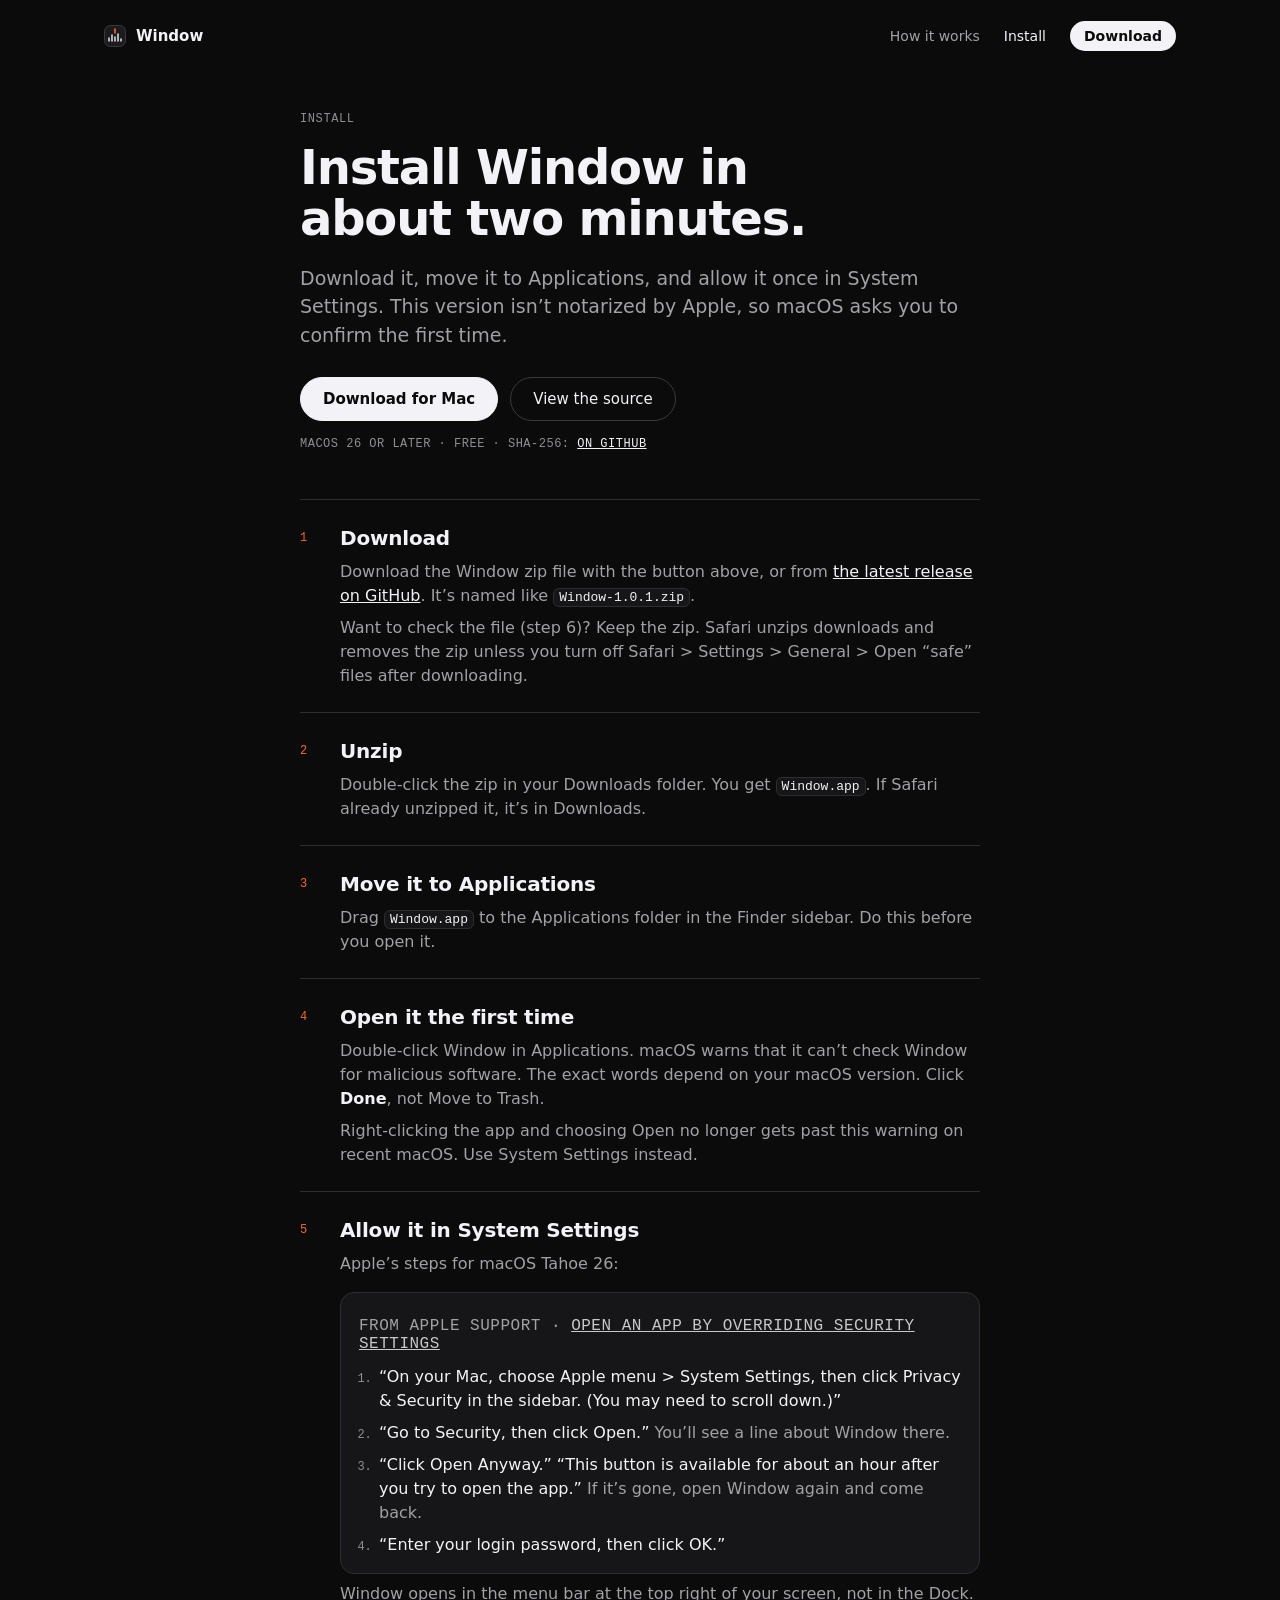
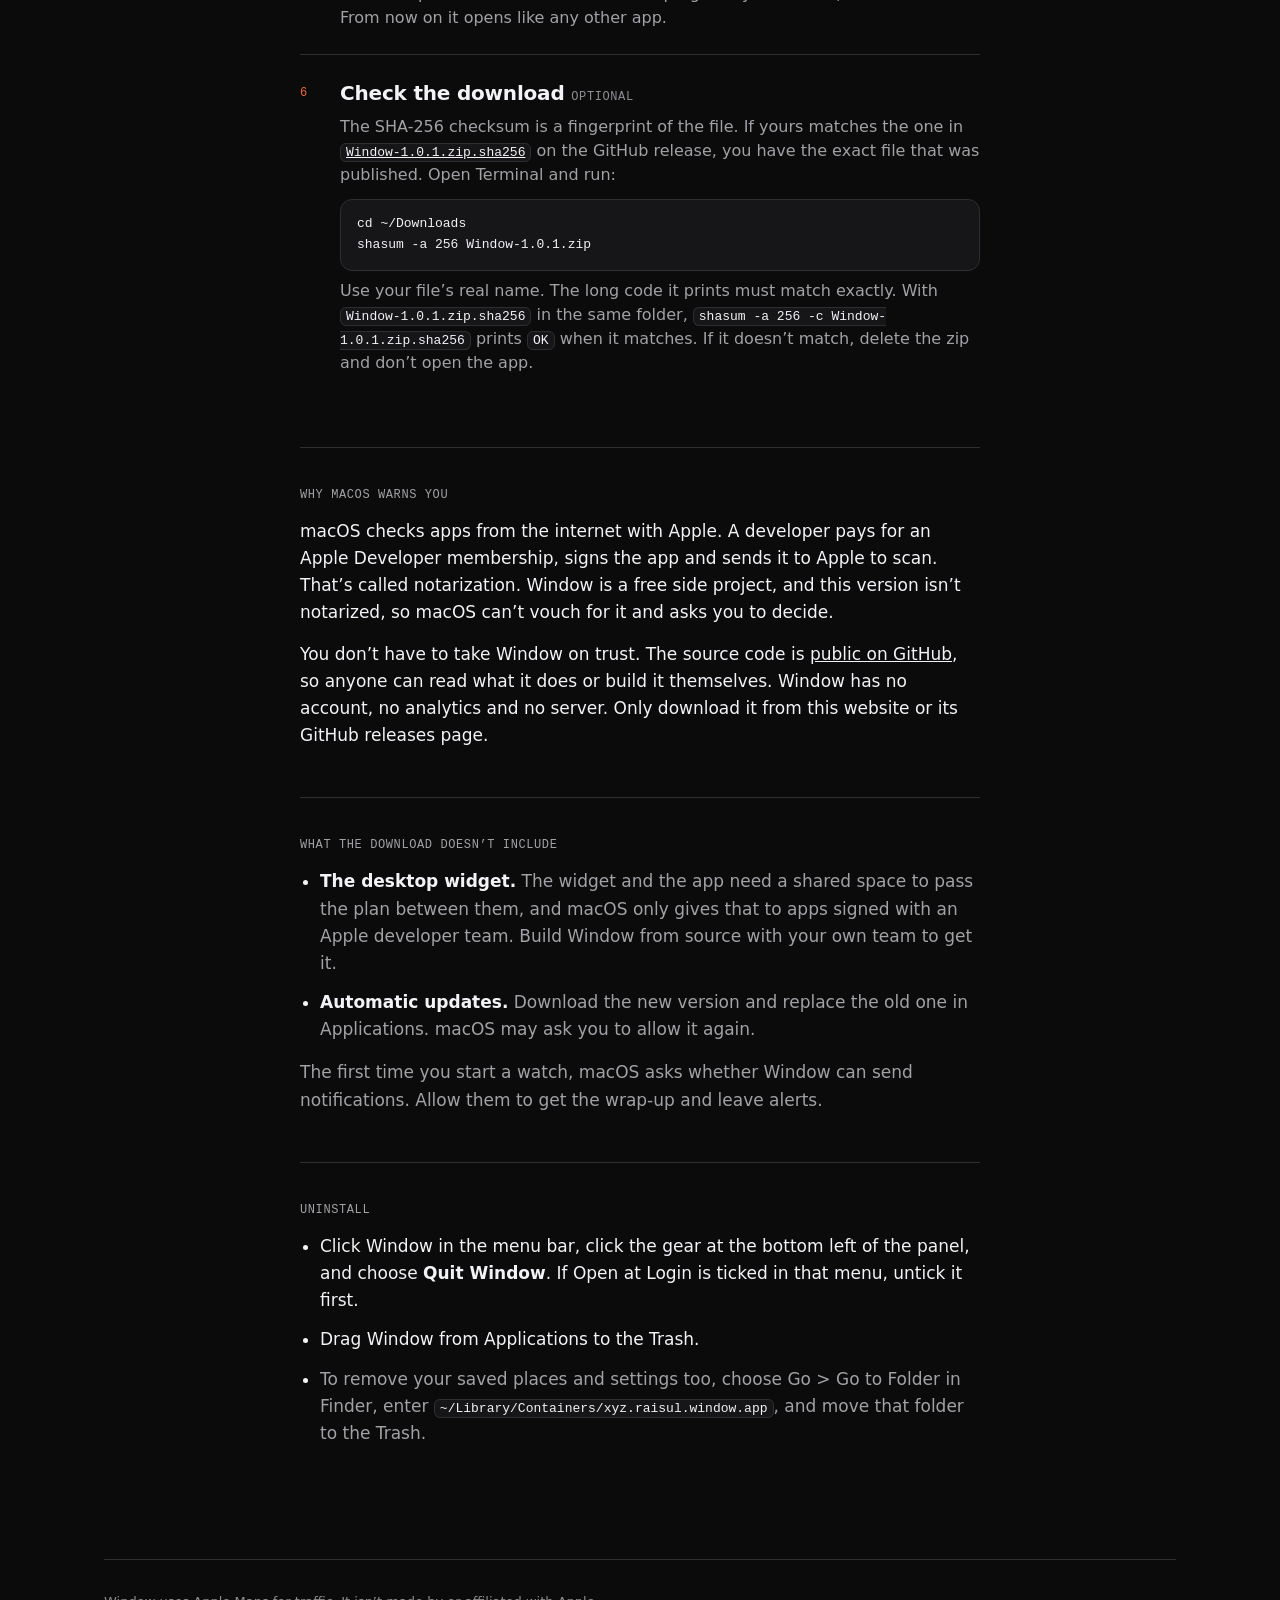
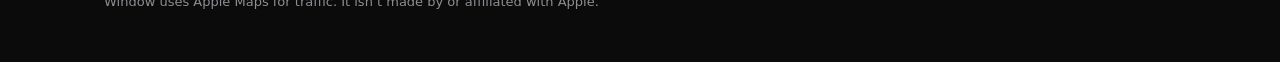
<file: site/install.html>
<!doctype html>
<html lang="en">
<head>
<meta charset="utf-8">
<meta name="viewport" content="width=device-width, initial-scale=1">
<title>Install Window</title>
<meta name="description" content="How to install Window, a free Mac menu bar app: download, move it to Applications, and allow it once in System Settings.">
<link rel="canonical" href="https://raisul.xyz/window/install">
<meta name="color-scheme" content="dark">
<meta name="theme-color" content="#0B0B0C">
<link rel="icon" href="data:image/svg+xml,%3Csvg xmlns='http://www.w3.org/2000/svg' viewBox='0 0 22 22'%3E%3Crect x='.5' y='.5' width='21' height='21' rx='6' fill='%231C1C1E'/%3E%3Cpath d='M5 16v-3M8 16v-6M11 16v-4M14 16v-7M17 16v-2' stroke='%23F2F2F7' stroke-width='1.4' stroke-linecap='round'/%3E%3Cpath d='M11 4v4' stroke='%23F5692B' stroke-width='1.6' stroke-linecap='round'/%3E%3C/svg%3E">
<style>
:root{--bg:#0B0B0C;--ink:#F2F2F7;--soft:#A1A1A6;--line:#2E2E32;--edge:#3A3A3E;--card:#161618;--accent:#F5692B;--mono:ui-monospace,"SF Mono",Menlo,Consolas,monospace}
*{box-sizing:border-box}
html{background:var(--bg);-webkit-text-size-adjust:100%}
body{margin:0;background:var(--bg);color:var(--ink);font-family:-apple-system,BlinkMacSystemFont,"SF Pro Display","Helvetica Neue",system-ui,sans-serif;-webkit-font-smoothing:antialiased;line-height:1.5}
a{color:var(--ink)}
a:focus-visible{outline:2px solid var(--accent);outline-offset:3px}
h1,h2{text-wrap:balance;margin:0}
p{margin:0}
.wrap{max-width:1120px;margin:0 auto;padding:0 24px}
.preview{background:#2A1A10;color:#F5B48F;font:500 12px/1.4 var(--mono);letter-spacing:.3px;text-align:center;padding:8px 16px}
nav{display:flex;justify-content:space-between;align-items:center;height:72px}
.brand{display:flex;align-items:center;gap:10px;text-decoration:none;font-size:15px;font-weight:600}
.navlinks{display:flex;gap:24px;font-size:14px;align-items:center}
.navlinks a{text-decoration:none;color:var(--soft)}
.navlinks a:hover,.navlinks a[aria-current]{color:var(--ink)}
.navlinks .navpill{height:30px;display:inline-flex;align-items:center;padding:0 14px;border-radius:15px;background:var(--ink);color:var(--bg);font-weight:600}.navlinks .navpill:hover{color:var(--bg);background:#fff}
.eyebrow{font:500 12px var(--mono);letter-spacing:.6px;color:#8E8E93}
.page{max-width:680px;margin:0 auto}
.intro{padding:40px 0 48px}
.intro h1{margin-top:16px;font-size:48px;line-height:1.06;font-weight:600;letter-spacing:-1.2px}
.lede{margin-top:20px;font-size:19px;color:var(--soft)}
.fine{margin-top:16px;font:500 12px var(--mono);letter-spacing:.5px;color:#8E8E93}
.fine span{white-space:nowrap}
.ctas{display:flex;gap:12px;flex-wrap:wrap;margin-top:28px}
.btn{display:inline-flex;align-items:center;justify-content:center;height:44px;padding:0 22px;border-radius:22px;font-size:15px;font-weight:500;text-decoration:none;border:1px solid var(--edge);color:var(--ink)}
.btn.primary{background:var(--ink);color:var(--bg);border-color:var(--ink);font-weight:600}
.btn:hover{border-color:#5A5A5F}.btn.primary:hover{background:#FFFFFF}
.steps{list-style:none;margin:0;padding:0}
.steps>li{display:grid;grid-template-columns:40px minmax(0,1fr);padding:24px 0;border-top:1px solid var(--line)}
.n{font:500 12px/28px var(--mono);color:var(--accent)}
.steps h2{font-size:20px;line-height:28px;font-weight:600;letter-spacing:-.2px}
.steps p,.steps li li{font-size:16px;color:var(--soft)}
.steps p{margin-top:8px}
.steps strong{color:var(--ink);font-weight:600}
.apple{margin:16px 0 0;padding:16px 18px;border-radius:14px;background:var(--card);border:1px solid var(--line)}
.apple ol{margin:12px 0 0;padding-left:20px}
.apple li{margin-top:8px}
.apple li::marker{font:500 12px var(--mono);color:#8E8E93}
.apple q{color:var(--ink)}
.src{font:500 11px var(--mono);letter-spacing:.5px;color:#8E8E93}
.src a{color:#C7C7CC}
code{font:13px var(--mono);color:var(--ink);background:var(--card);border:1px solid var(--line);border-radius:6px;padding:1px 5px;overflow-wrap:anywhere}
pre{margin:12px 0 0;padding:14px 16px;border-radius:12px;background:var(--card);border:1px solid var(--line);overflow-x:auto}
pre code{background:none;border:0;padding:0;font-size:13px;line-height:1.6}
.ph{font:500 12px var(--mono);color:#F5B48F}
.fine .ph{white-space:normal;overflow-wrap:anywhere}
section.more{padding:40px 0 0;border-top:1px solid var(--line)}
section.more h2{font:500 12px var(--mono);letter-spacing:.6px;color:var(--soft);margin-bottom:16px}
section.more p{font-size:17px;line-height:1.6}
section.more p+p{margin-top:14px}
section.more ul{margin:0;padding-left:20px;font-size:17px;line-height:1.6}
section.more li+li{margin-top:12px}
section.more .soft{color:var(--soft)}
.sections{display:grid;gap:48px;padding:48px 0 112px}
footer{padding:32px 0 48px;font-size:13px;color:#8E8E93;border-top:1px solid var(--line)}
@media (max-width:640px){
  .wrap{padding:0 16px}
  .intro{padding:32px 0 40px}
  .intro h1{font-size:36px;letter-spacing:-.8px}
  .lede{font-size:17px}
  .navlinks{gap:16px}.navlinks a:not(.navpill){display:none}
  .ctas{flex-direction:column;align-items:stretch}
  .steps>li{grid-template-columns:32px minmax(0,1fr)}
  .preview{font-size:11px}
  .sections{padding-bottom:80px}
}
</style>
</head>
<body>
<div class="wrap">
  <nav aria-label="Main">
    <a class="brand" href="/window">
      <svg width="22" height="22" viewBox="0 0 22 22" aria-hidden="true"><rect x=".5" y=".5" width="21" height="21" rx="6" fill="#1C1C1E" stroke="#3A3A3E"/><path d="M5 16v-3M8 16v-6M11 16v-4M14 16v-7M17 16v-2" stroke="#F2F2F7" stroke-width="1.4" stroke-linecap="round"/><path d="M11 4v4" stroke="#F5692B" stroke-width="1.6" stroke-linecap="round"/></svg>
      Window
    </a>
    <div class="navlinks"><a href="/window#how">How it works</a><a href="/window/install" aria-current="page">Install</a><a class="navpill" href="#download">Download</a></div>
  </nav>

  <main class="page">
    <header class="intro">
      <p class="eyebrow">INSTALL</p>
      <h1>Install Window in about two minutes.</h1>
      <p class="lede">Download it, move it to Applications, and allow it once in System Settings. This version isn’t notarized by Apple, so macOS asks you to confirm the first time.</p>
      <div class="ctas" id="download">
        <a class="btn primary" href="https://github.com/raisulchowdhury/window/releases/latest/download/Window-1.0.1.zip">Download for Mac</a>
        <a class="btn" href="https://github.com/raisulchowdhury/window">View the source</a>
      </div>
      <p class="fine"><span>MACOS 26 OR LATER</span> · <span>FREE</span> · <span>SHA-256: <a href="https://github.com/raisulchowdhury/window/releases/latest/download/Window-1.0.1.zip.sha256">ON GITHUB</a></span></p>
    </header>

    <ol class="steps">
      <li><span class="n">1</span><div>
        <h2>Download</h2>
        <p>Download the Window zip file with the button above, or from <a href="https://github.com/raisulchowdhury/window/releases/latest">the latest release on GitHub</a>. It’s named like <code>Window-1.0.1.zip</code>.</p>
        <p>Want to check the file (step 6)? Keep the zip. Safari unzips downloads and removes the zip unless you turn off Safari&nbsp;&gt; Settings&nbsp;&gt; General&nbsp;&gt; Open “safe” files after downloading.</p>
      </div></li>
      <li><span class="n">2</span><div>
        <h2>Unzip</h2>
        <p>Double-click the zip in your Downloads folder. You get <code>Window.app</code>. If Safari already unzipped it, it’s in Downloads.</p>
      </div></li>
      <li><span class="n">3</span><div>
        <h2>Move it to Applications</h2>
        <p>Drag <code>Window.app</code> to the Applications folder in the Finder sidebar. Do this before you open it.</p>
      </div></li>
      <li><span class="n">4</span><div>
        <h2>Open it the first time</h2>
        <p>Double-click Window in Applications. macOS warns that it can’t check Window for malicious software. The exact words depend on your macOS version. Click <strong>Done</strong>, not Move to Trash.</p>
        <p>Right-clicking the app and choosing Open no longer gets past this warning on recent macOS. Use System Settings instead.</p>
      </div></li>
      <li><span class="n">5</span><div>
        <h2>Allow it in System Settings</h2>
        <p>Apple’s steps for macOS Tahoe 26:</p>
        <div class="apple">
          <p class="src">FROM APPLE SUPPORT · <a href="https://support.apple.com/guide/mac-help/mh40617/26/mac/26">OPEN AN APP BY OVERRIDING SECURITY SETTINGS</a></p>
          <ol>
            <li><q>On your Mac, choose Apple menu &gt; System Settings, then click Privacy &amp; Security in the sidebar. (You may need to scroll down.)</q></li>
            <li><q>Go to Security, then click Open.</q> You’ll see a line about Window there.</li>
            <li><q>Click Open Anyway.</q> <q>This button is available for about an hour after you try to open the app.</q> If it’s gone, open Window again and come back.</li>
            <li><q>Enter your login password, then click OK.</q></li>
          </ol>
        </div>
        <p>Window opens in the menu bar at the top right of your screen, not in the Dock. From now on it opens like any other app.</p>
      </div></li>
      <li><span class="n">6</span><div>
        <h2>Check the download <span class="eyebrow">OPTIONAL</span></h2>
        <p>The SHA-256 checksum is a fingerprint of the file. If yours matches the one in <a href="https://github.com/raisulchowdhury/window/releases/latest/download/Window-1.0.1.zip.sha256"><code>Window-1.0.1.zip.sha256</code></a> on the GitHub release, you have the exact file that was published. Open Terminal and run:</p>
        <pre><code>cd ~/Downloads
shasum -a 256 Window-1.0.1.zip</code></pre>
        <p>Use your file’s real name. The long code it prints must match exactly. With <code>Window-1.0.1.zip.sha256</code> in the same folder, <code>shasum -a 256 -c Window-1.0.1.zip.sha256</code> prints <code>OK</code> when it matches. If it doesn’t match, delete the zip and don’t open the app.</p>
      </div></li>
    </ol>

    <div class="sections">
      <section class="more" aria-labelledby="why-h">
        <h2 id="why-h">WHY MACOS WARNS YOU</h2>
        <p>macOS checks apps from the internet with Apple. A developer pays for an Apple Developer membership, signs the app and sends it to Apple to scan. That’s called notarization. Window is a free side project, and this version isn’t notarized, so macOS can’t vouch for it and asks you to decide.</p>
        <p>You don’t have to take Window on trust. The source code is <a href="https://github.com/raisulchowdhury/window">public on GitHub</a>, so anyone can read what it does or build it themselves. Window has no account, no analytics and no server. Only download it from this website or its GitHub releases page.</p>
      </section>

      <section class="more" aria-labelledby="diff-h">
        <h2 id="diff-h">WHAT THE DOWNLOAD DOESN’T INCLUDE</h2>
        <ul>
          <li><strong>The desktop widget.</strong> <span class="soft">The widget and the app need a shared space to pass the plan between them, and macOS only gives that to apps signed with an Apple developer team. Build Window from source with your own team to get it.</span></li>
          <li><strong>Automatic updates.</strong> <span class="soft">Download the new version and replace the old one in Applications. macOS may ask you to allow it again.</span></li>
        </ul>
        <p class="soft" style="margin-top:16px">The first time you start a watch, macOS asks whether Window can send notifications. Allow them to get the wrap-up and leave alerts.</p>
      </section>

      <section class="more" aria-labelledby="rm-h">
        <h2 id="rm-h">UNINSTALL</h2>
        <ul>
          <li>Click Window in the menu bar, click the gear at the bottom left of the panel, and choose <strong>Quit Window</strong>. If Open at Login is ticked in that menu, untick it first.</li>
          <li>Drag Window from Applications to the Trash.</li>
          <li><span class="soft">To remove your saved places and settings too, choose Go&nbsp;&gt; Go to Folder in Finder, enter</span> <code>~/Library/Containers/xyz.raisul.window.app</code><span class="soft">, and move that folder to the Trash.</span></li>
        </ul>
      </section>
    </div>
  </main>

  <footer>Window uses Apple Maps for traffic. It isn’t made by or affiliated with Apple.</footer>
</div>
</body>
</html>
</file>
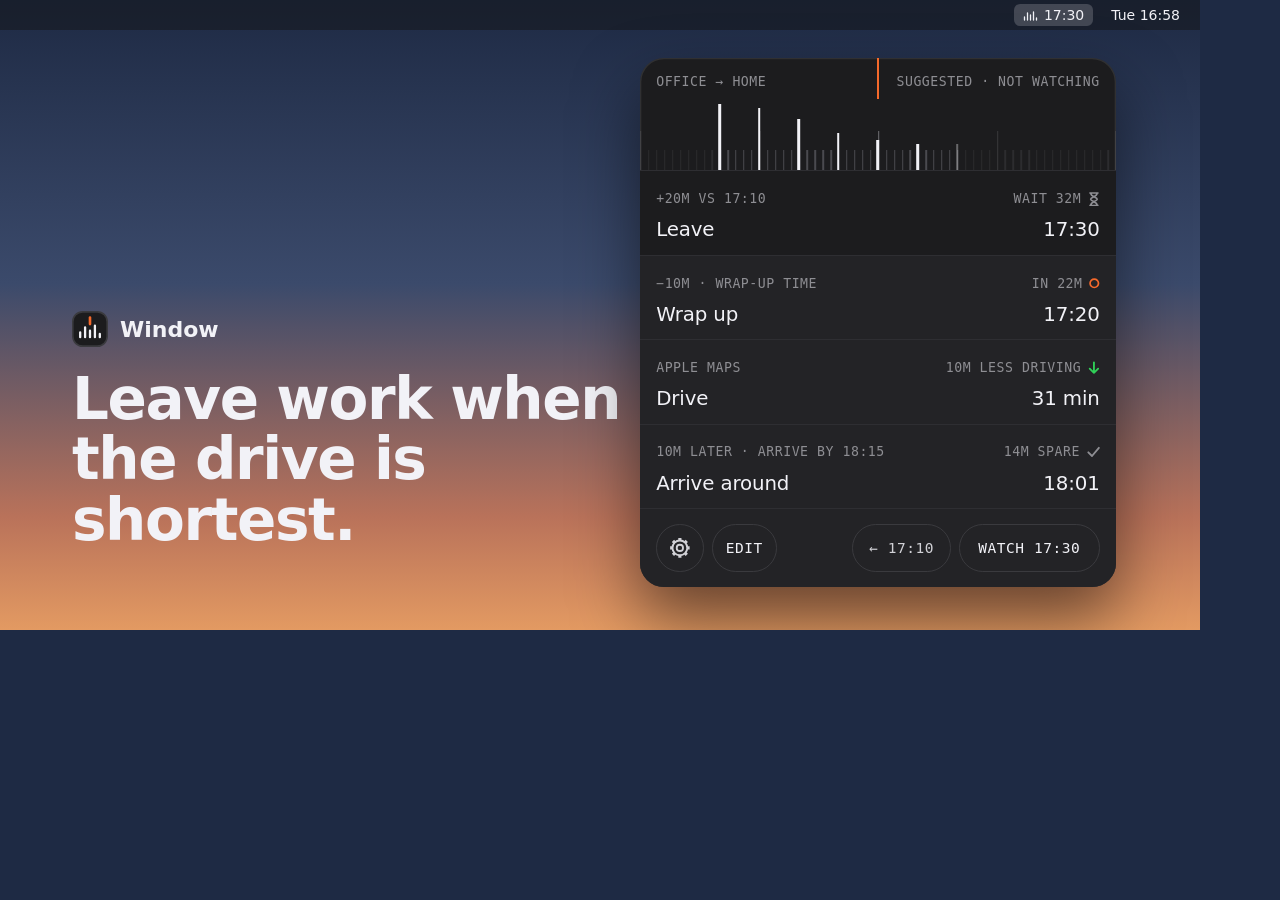
<file: site/og.html>
<!doctype html>
<html lang="en">
<head>
<meta charset="utf-8">
<title>Window share image</title>
<link rel="stylesheet" href="panel.css">
<style>
/* Source for og.png (1200 x 630). Render it at that size and save the screenshot. */
html,body{margin:0;width:1200px;height:630px;overflow:hidden;background:#1E2A44}
.scene{position:relative;width:1200px;height:630px;background:linear-gradient(180deg,#1E2A44 0%,#3B4A6B 45%,#B9725A 82%,#E39A62 100%);font-family:-apple-system,BlinkMacSystemFont,"SF Pro Display","Helvetica Neue",system-ui,sans-serif;color:#F2F2F7;-webkit-font-smoothing:antialiased}
.bar{height:30px;background:rgba(20,22,26,.55);display:flex;justify-content:flex-end;align-items:center;gap:18px;padding:0 20px;font-size:14px}
.item{display:flex;align-items:center;gap:6px;padding:3px 9px;border-radius:6px;background:rgba(255,255,255,.18)}
.panel{position:absolute;top:44px;right:64px;zoom:1.32}
.copy{position:absolute;left:72px;bottom:80px;width:560px}
.mark{display:flex;align-items:center;gap:12px;font-size:22px;font-weight:600}
h1{margin:22px 0 0;font-size:58px;line-height:1.04;font-weight:600;letter-spacing:-1.4px}
</style>
</head>
<body>
<div class="scene">
  <div class="bar"><span class="item"><svg width="15" height="12" viewBox="0 0 14 12"><path d="M1 11V8M4 11V4M7 11V6M10 11V3M13 11V9" stroke="currentColor" stroke-width="1.3" stroke-linecap="round"/></svg>17:30</span><span>Tue 16:58</span></div>
  <div class="copy">
    <div class="mark"><svg width="36" height="36" viewBox="0 0 22 22"><rect x=".5" y=".5" width="21" height="21" rx="6" fill="#1C1C1E" stroke="#3A3A3E"/><path d="M5 16v-3M8 16v-6M11 16v-4M14 16v-7M17 16v-2" stroke="#F2F2F7" stroke-width="1.4" stroke-linecap="round"/><path d="M11 4v4" stroke="#F5692B" stroke-width="1.6" stroke-linecap="round"/></svg>Window</div>
    <h1>Leave work when the drive is shortest.</h1>
  </div>
  <div class="panel"><div id="p"></div></div>
</div>
<script src="panel.js"></script>
<script>mountWindowPanel(document.getElementById('p'), { interactive: false });</script>
</body>
</html>
</file>
<file: site/panel.css>
/* Window panel. Tokens from the app: panel #1C1C1E, rows #232326,
   hairline #2E2E32, labels #8E8E93, orange #F5692B. 360 x 401 points. */
.wp{--mono:ui-monospace,"SF Mono",Menlo,Consolas,monospace;position:relative;width:360px;height:401px;box-sizing:border-box;border-radius:18px;overflow:hidden;background:#1C1C1E;color:#F2F2F7;font-family:-apple-system,BlinkMacSystemFont,"SF Pro Text","Helvetica Neue",system-ui,sans-serif;display:flex;flex-direction:column;box-shadow:inset 0 0 0 1px rgba(255,255,255,.09),0 24px 48px rgba(0,0,0,.5);-webkit-font-smoothing:antialiased;text-align:left}
.wp *{box-sizing:border-box}
.wp-top{position:relative;height:85px;flex:none;overflow:hidden}
.wp-track{position:absolute;left:0;top:0;bottom:0;width:0;transition:transform .32s cubic-bezier(.2,.8,.2,1)}
.wp-band{position:absolute;top:0;height:85px;background:rgba(245,105,43,.34);transition:left .32s cubic-bezier(.2,.8,.2,1),width .32s cubic-bezier(.2,.8,.2,1),opacity .2s}
.wp-tick{position:absolute;bottom:0;width:1px;height:15px;background:#4A4A4F}
.wp-major{height:30px;background:#707076}
.wp-out{opacity:.35}
.wp-bar{position:absolute;bottom:0;width:2px;margin-left:-1px;background:#F2F2F7}
.wp-dim{opacity:.35}
.wp-hits{position:absolute;inset:0}
.wp-hit{position:absolute;bottom:0;width:14px;height:85px;margin:0;padding:0;border:0;background:transparent;cursor:pointer;transition:left .32s cubic-bezier(.2,.8,.2,1)}
button.wp-hit:focus-visible{outline:2px solid #F5692B;outline-offset:-2px;border-radius:3px}
.wp-cursor{position:absolute;left:179px;top:0;width:2px;height:31px;background:#F5692B;pointer-events:none}
.wp-cap{position:absolute;top:12px;font:500 10px/12px var(--mono);letter-spacing:.4px;color:#8E8E93;pointer-events:none}
.wp-left{left:12px}.wp-right{right:12px}
.wp-row{height:64px;flex:none;padding:15px 12px 0;border-top:1px solid #2E2E32;background:#232326}
.wp-row.wp-first{background:#1C1C1E}
.wp-meta{display:flex;justify-content:space-between;align-items:center;height:12px;font:500 10px/12px var(--mono);letter-spacing:.4px;color:#8E8E93;white-space:nowrap}
.wp-status{display:flex;align-items:center;gap:5px}
.wp-icon{display:flex}
.wp-main{display:flex;justify-content:space-between;align-items:center;margin-top:8px;height:20px;font-size:15px;line-height:20px;letter-spacing:-.1px}
.wp-value{font-weight:500;font-variant-numeric:tabular-nums}
.wp-foot{height:60px;flex:none;border-top:1px solid #2E2E32;background:#232326;padding:0 12px;display:flex;align-items:center;justify-content:space-between}
.wp-footl,.wp-footr{display:flex;align-items:center;gap:6px}
.wp-footr [hidden]{display:none}
.wp-circle{width:36px;height:36px;border-radius:18px;border:1px solid #3A3A3E;display:flex;align-items:center;justify-content:center;color:#D1D1D6}
.wp-capsule{height:36px;padding:0 14px;border-radius:18px;border:1px solid #3A3A3E;display:flex;align-items:center;font:500 11px var(--mono);letter-spacing:.4px;white-space:nowrap}
.wp-edit{padding:0 10px}
.wp-earlier{padding:0 12px;margin:0;background:transparent;color:#D1D1D6;cursor:pointer}
button.wp-earlier:focus-visible{outline:2px solid #F5692B;outline-offset:2px}
.wp-sr{position:absolute;width:1px;height:1px;overflow:hidden;clip:rect(0 0 0 0);white-space:nowrap;margin:0}
.wp-still .wp-track,.wp-still .wp-band,.wp-still .wp-hit{transition:none}
@media (prefers-reduced-motion:reduce){.wp-track,.wp-band,.wp-hit{transition:none}}
</file>
